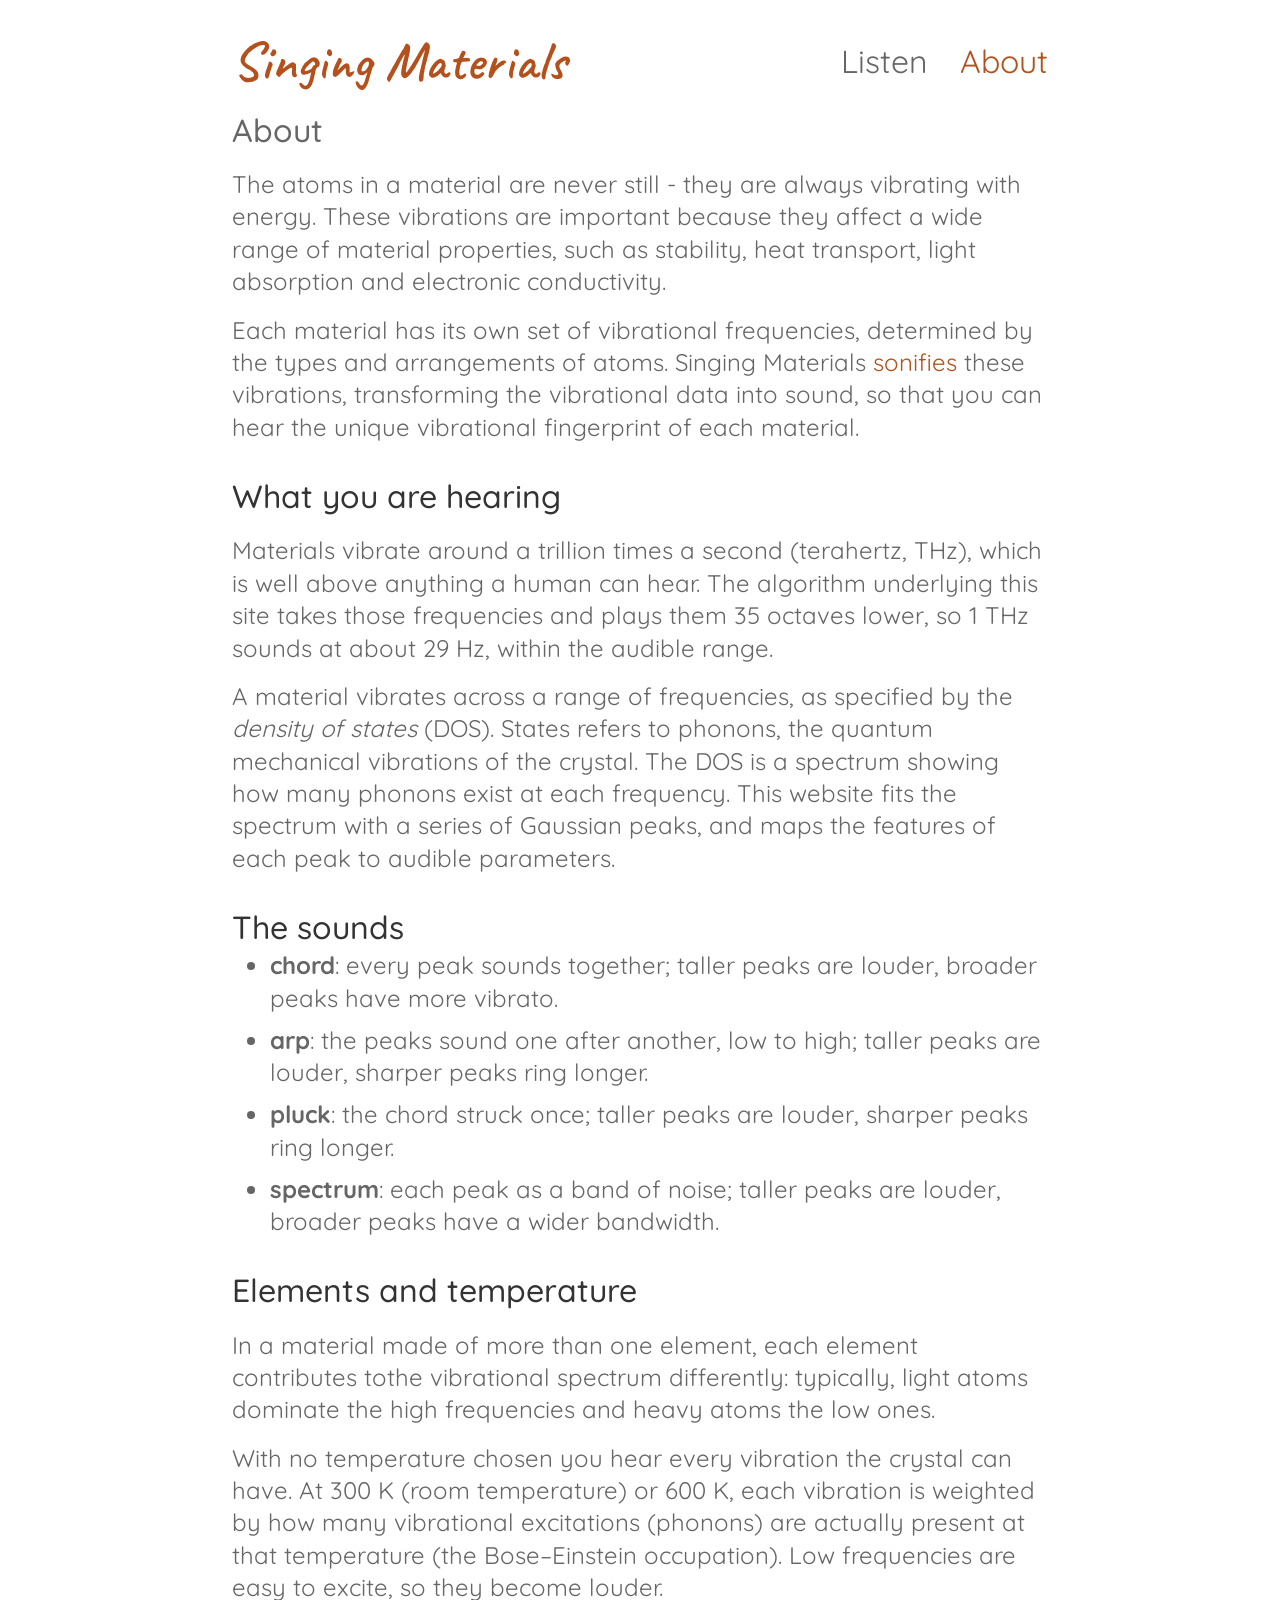
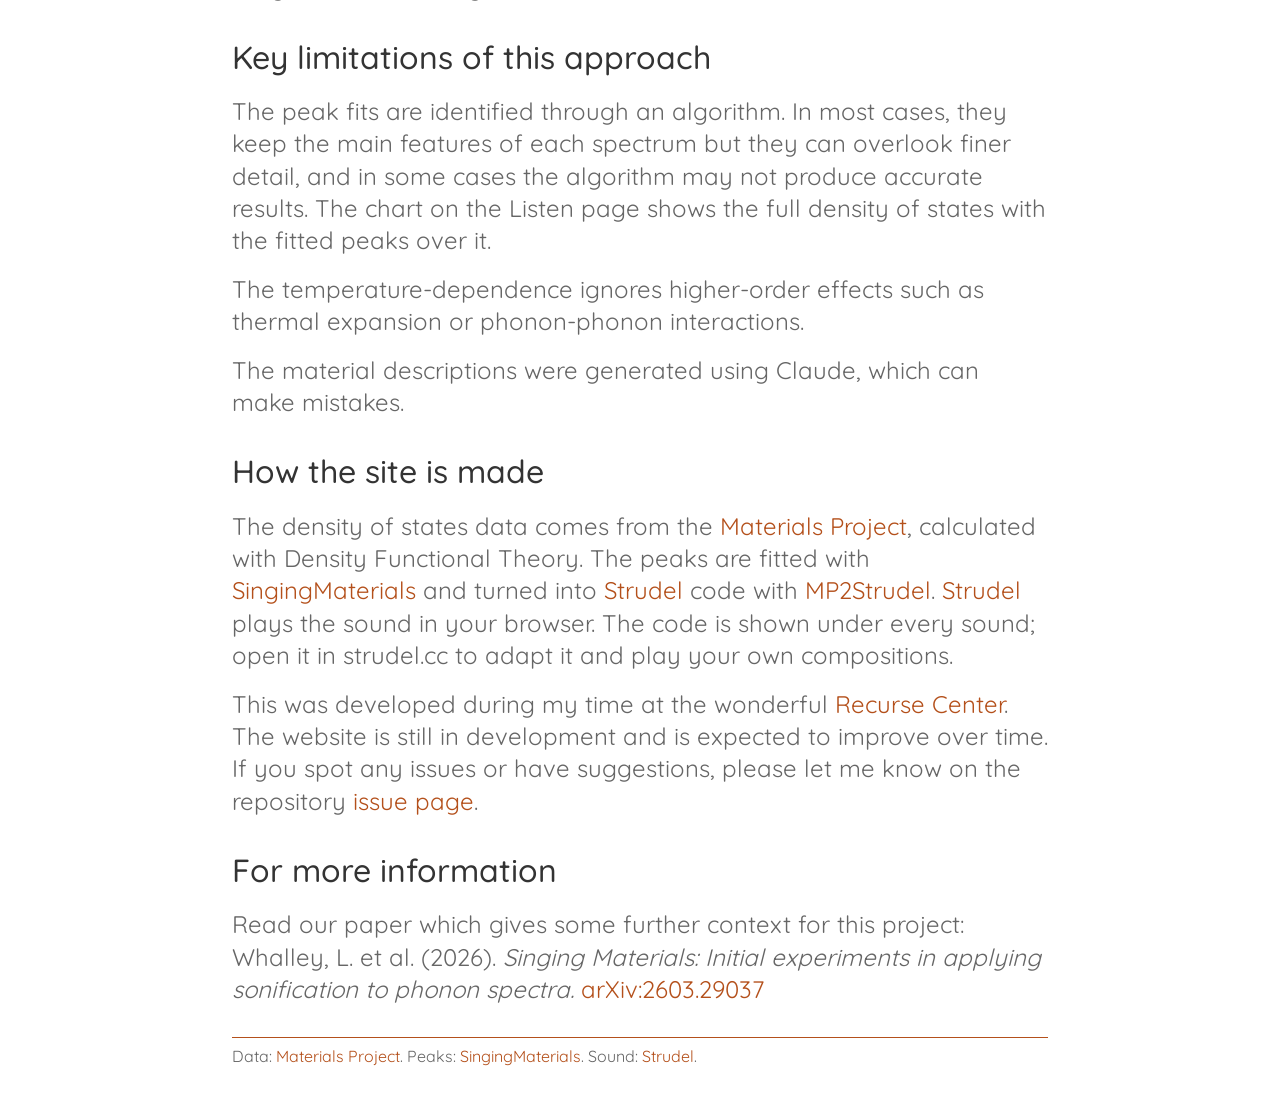
<file: site/about.html>
<!doctype html>
<html lang="en">
<head>
  <meta charset="utf-8">
  <meta name="viewport" content="width=device-width, initial-scale=1">
  <title>About · Singing Materials</title>
  <meta name="description" content="How Singing Materials turns the vibrations of atoms in a crystal into sound.">
  <link rel="preconnect" href="https://fonts.googleapis.com">
  <link rel="preconnect" href="https://fonts.gstatic.com" crossorigin>
  <link rel="stylesheet" href="https://fonts.googleapis.com/css2?family=Caveat:wght@600&family=JetBrains+Mono&family=Quicksand:wght@400;500&display=swap">
  <link rel="stylesheet" href="style.css">
</head>
<body>
<div class="page">
  <header class="site-header">
    <a class="site-name" href="./">Singing Materials</a>
    <nav aria-label="Main">
      <a href="./">Listen</a>
      <a href="about.html" aria-current="page">About</a>
    </nav>
  </header>

  <main class="prose">
    <h1>About</h1>

    <p>The atoms in a material are never still - they are always vibrating with energy.
      These vibrations are important because they affect a wide range of material properties, such as stability, heat transport, light absorption and electronic conductivity.</p>

    <p>Each material has its own set of vibrational frequencies, determined by the types and arrangements of atoms. 
      Singing Materials <a href="https://en.wikipedia.org/wiki/Sonification">sonifies</a> these vibrations, transforming the vibrational data into sound, so that you can hear the unique vibrational fingerprint of each material.</p>

    <h2>What you are hearing</h2>
    <p>Materials vibrate around a trillion times a second (terahertz, THz), which is well above anything a human 
      can hear. The algorithm underlying this site takes those frequencies and plays them 35 octaves lower, so 1&nbsp;THz
      sounds at about 29&nbsp;Hz, within the audible range. </p>
    <p>A material vibrates across a range of frequencies, as specified by the <em>density of states</em> (DOS). 
      States refers to phonons, the quantum mechanical vibrations of the crystal. The DOS is a spectrum showing how many phonons exist at each frequency.
      This website fits the spectrum with a series of Gaussian peaks, and maps the features of each peak to audible parameters.</p>

    <h2>The sounds</h2>
    <ul>
      <li><strong>chord</strong>: every peak sounds together; taller peaks are louder, broader peaks have more vibrato.</li>
      <li><strong>arp</strong>: the peaks sound one after another, low to high; taller peaks are louder, sharper peaks ring longer.</li>
      <li><strong>pluck</strong>: the chord struck once; taller peaks are louder, sharper peaks ring longer.</li>
      <li><strong>spectrum</strong>: each peak as a band of noise; taller peaks are louder, broader peaks have a wider bandwidth.</li>
    </ul>

    <h2>Elements and temperature</h2>
    <p>In a material made of more than one element, each element contributes tothe vibrational spectrum differently:
      typically, light atoms dominate the high frequencies and heavy atoms the low ones.</p>
    <p>With no temperature chosen you hear every vibration the crystal can have. At 300&nbsp;K (room temperature)
      or 600&nbsp;K, each vibration is weighted by how many vibrational excitations (phonons) are actually present at that temperature
      (the Bose–Einstein occupation). Low frequencies are easy to excite, so they become louder. </p>

      <h2>Key limitations of this approach</h2>

      <p>The peak fits are identified through an algorithm. In most cases, they keep the main features of each spectrum but they can overlook finer detail, and in some cases the algorithm may not produce accurate results.
      The chart on the Listen page shows the full density of states with the fitted peaks over it.</p>

      <p>The temperature-dependence ignores higher-order effects such as thermal expansion or phonon-phonon interactions.</p>

      <p> The material descriptions were generated using Claude, which can make mistakes.</p>

    <h2>How the site is made</h2>
    <p>The density of states data comes from the <a href="https://next-gen.materialsproject.org/">Materials Project</a>,
      calculated with Density Functional Theory. The peaks are fitted with
      <a href="https://github.com/lucydot/SingingMaterials">SingingMaterials</a> and turned into
      <a href="https://strudel.cc/">Strudel</a> code with
      <a href="https://github.com/lucydot/MP2Strudel">MP2Strudel</a>. <a href="https://strudel.cc/">Strudel</a> plays the sound in your browser.
      The code is shown under every sound; open it in strudel.cc to adapt it and play your own compositions.</p>

      <p>This was developed during my time at the wonderful <a href="https://www.recurse.com/">Recurse Center</a>. The website is still in development and is expected to improve over time. If you spot any issues or have suggestions, please let me know on the repository <a href="https://github.com/lucydot/SingingMaterialsSite/issues">issue page</a>.</p>
    
    <h2>For more information</h2>
    <p>Read our paper which gives some further context for this project: Whalley, L. et al. (2026). <em>Singing Materials: Initial experiments in applying sonification to phonon
      spectra.</em> <a href="https://arxiv.org/abs/2603.29037">arXiv:2603.29037</a></p>
  </main>

  <footer>
    <p>Data: <a href="https://next-gen.materialsproject.org/">Materials Project</a>.
      Peaks: <a href="https://github.com/lucydot/SingingMaterials">SingingMaterials</a>.
      Sound: <a href="https://strudel.cc/">Strudel</a>.
      </p>
  </footer>
</div>
</body>
</html>
</file>
<file: site/style.css>
/* Singing Materials: "Clean and light" (docs/design.md) */

:root {
  --bg: #ffffff;
  --text: #666666;      /* 5.7:1 on white */
  --strong: #333333;
  --accent: #b4501b;    /* burnt orange, 5.1:1 on white */
  --accent-pale: #b4501b33;
  --code-bg: #fbf6f2;
  --rule: 1px solid var(--accent);
  --font: "Quicksand", system-ui, sans-serif;
  --mono: "JetBrains Mono", ui-monospace, Menlo, Consolas, monospace;
}

* { box-sizing: border-box; }

html { font-size: 100%; }

body {
  margin: 0;
  background: var(--bg);
  color: var(--text);
  font-family: var(--font);
  font-weight: 400;
  font-size: 2rem;
  line-height: 1.35;
}

.page {
  max-width: 55rem;
  margin: 0 auto;
  padding: 2rem;
}

a { color: var(--accent); text-decoration: none; border-bottom: 1px solid transparent; }
a:hover, a:focus-visible, a[aria-current="page"] { border-bottom-color: currentColor; }

:focus-visible { outline: 2px solid var(--accent); outline-offset: 3px; }

h1, h2, h3 { font-size: 1em; font-weight: 500; margin: 0; }

p { margin: 0; }

/* header */
.site-header {
  display: flex;
  flex-wrap: wrap;
  align-items: center;
  justify-content: space-between;
  gap: 0 1em;
}
/* title in Caveat (Google Fonts, OFL) */
.site-name { font-family: Caveat, cursive; font-weight: 600; font-size: 3.4rem; line-height: 1.1; color: var(--accent); }
.site-header a, .site-header a:hover, .site-header a:focus-visible { border-bottom-color: transparent; } /* no underlines up here */
.site-header nav { display: flex; gap: 1em; }
.site-header nav a { color: var(--text); }
.site-header nav a:hover, .site-header nav a[aria-current="page"] { color: var(--accent); }

main > * + * { margin-top: 1rem; }
main { padding-top: 1rem; }

.small { font-size: 0.75em; }
.hint { font-size: 0.75em; min-height: 1.35em; }

/* choosing */
.choose { display: grid; gap: 1rem; }
.field { display: grid; gap: 0.25rem; }
.row { display: flex; flex-wrap: wrap; gap: 1rem 2rem; }
label, .label { font-size: 0.75em; }

select, input, button { font: inherit; color: inherit; }

select {
  width: 100%;
  max-width: 100%;
  padding: 0.15em 0.3em;
  border: 1px solid #b3b3b3;
  border-radius: 0.2em;
  background: var(--bg);
  color: var(--strong);
}
.row select { width: auto; min-width: 8em; }

.description { color: var(--strong); font-size: 0.75em; }

fieldset { border: 0; margin: 0; padding: 0; min-width: 0; }
legend { padding: 0; font-size: 0.75em; margin-bottom: 0.25rem; }

.methods { display: flex; flex-wrap: wrap; gap: 0 1em; }
.methods label { display: inline-flex; align-items: center; gap: 0.3em; cursor: pointer; font-size: 1em; }
.methods label:hover { color: var(--strong); }
.methods label:has(input:checked) { color: var(--accent); }
.methods input { accent-color: var(--accent); width: 0.6em; height: 0.6em; margin: 0; cursor: pointer; }
#method-desc span { display: block; }

.play {
  justify-self: start;
  background: var(--accent);
  color: #fff;
  border: 0;
  border-radius: 0.2em;
  padding: 0.2em 1em;
  cursor: pointer;
}
.play:disabled { opacity: 0.6; cursor: wait; }

/* chart */
.chart { margin: 0; }
.chart-wrap { position: relative; }
.chart svg { display: block; width: 100%; height: auto; overflow: visible; }
.chart svg text { font-family: var(--font); fill: var(--text); font-size: 13px; }
.chart .axis { stroke: var(--text); stroke-width: 1; }
.chart .curve { fill: none; stroke: var(--strong); stroke-width: 1.5; }
.chart .peak { fill: var(--accent-pale); stroke: var(--accent); stroke-width: 0.75; cursor: pointer; }
.chart .peak:focus { outline: none; }
.chart .peak.on { fill: var(--accent); fill-opacity: 0.55; }
.chart .drop { stroke: var(--accent); stroke-dasharray: 4 3; stroke-width: 1; }
.tooltip {
  position: absolute;
  pointer-events: none;
  background: var(--bg);
  border: 1px solid var(--accent);
  border-radius: 0.2em;
  padding: 0.3em 0.6em;
  font-size: 0.45em;
  color: var(--strong);
  white-space: nowrap;
  transform: translate(-50%, calc(-100% - 10px));
}
.tooltip[hidden] { display: none; }

/* code */
.code {
  margin: 0.5rem 0;
  max-height: 24em;
  overflow: auto;
  background: var(--code-bg);
  border-left: 3px solid var(--accent);
  padding: 0.75rem 1rem;
  font-family: var(--mono);
  font-size: 0.4em;
  line-height: 1.5;
  color: var(--strong);
  tab-size: 2;
}

/* prose (about page) */
.prose > * + * { margin-top: 1rem; }
.prose p, .prose li { font-size: 0.75em; }
.prose h2 { color: var(--strong); margin-top: 2rem; }
.prose ul { padding-left: 1.2em; margin: 0; }
.prose li + li { margin-top: 0.4em; }
.prose code { font-family: var(--mono); font-size: 0.9em; }

footer {
  margin-top: 2rem;
  padding-top: 0.5rem;
  border-top: var(--rule);
  font-size: 0.5em;
}
footer p + p { margin-top: 0.4em; }

.visually-hidden {
  position: absolute !important;
  width: 1px; height: 1px;
  overflow: hidden;
  clip: rect(0 0 0 0);
  white-space: nowrap;
}

@media (max-width: 40rem) {
  body { font-size: 1.5rem; }
  .site-name { font-size: 2.6rem; }
  .page { padding: 1rem; }
  .code { font-size: 0.5em; }
  .tooltip { font-size: 0.55em; }
  .chart svg text { font-size: 24px; } /* the 800-wide chart is scaled down a lot on phones */
}
</file>
